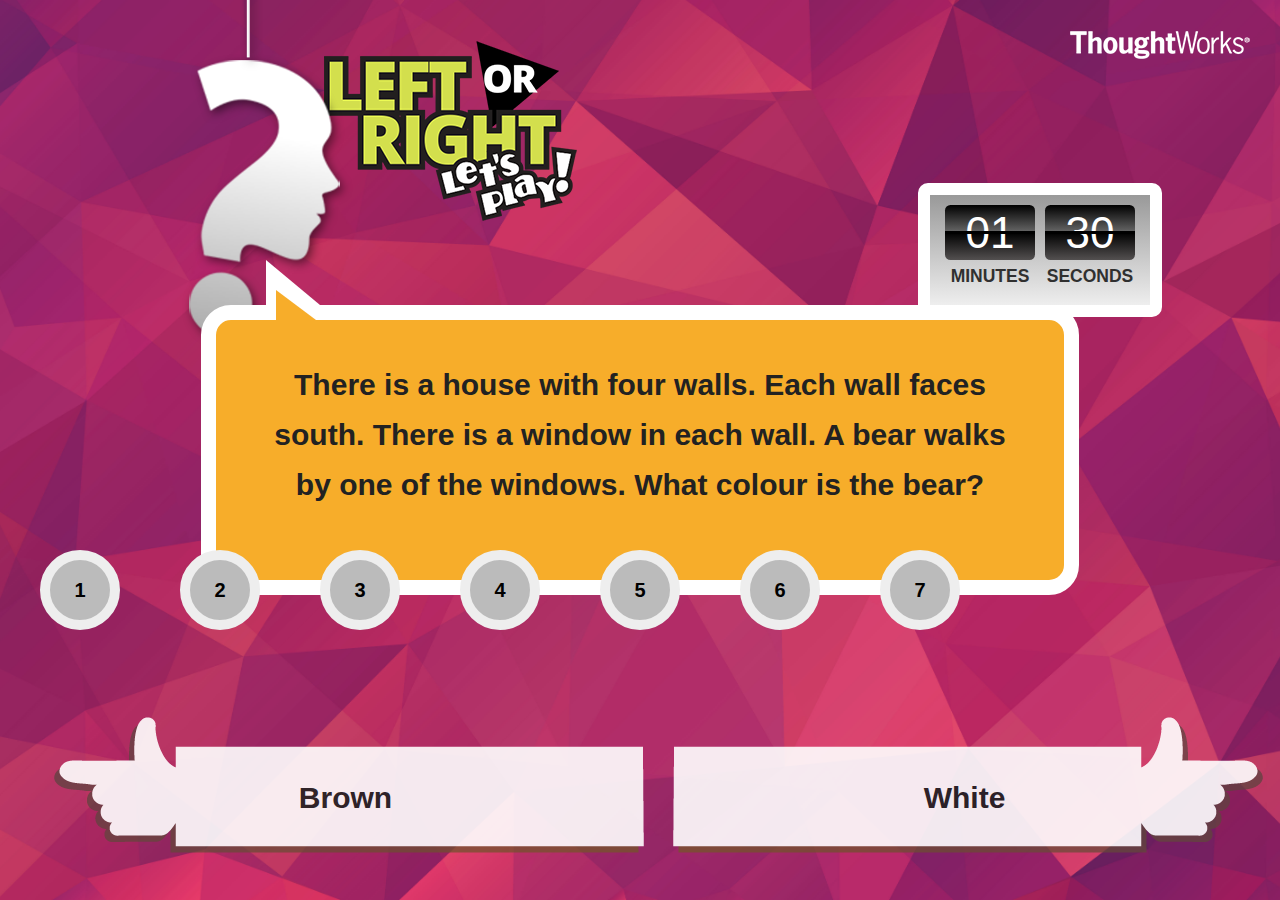
<file: index.html>
<!DOCTYPE HTML>
<html>
<head>
	<title>Brain test - ThoughtWorks Inc.</title>
	<script src="js/jquery-1.10.2.min.js"></script>
	<script src="js/leap.min.js"></script>
	<script src="js/braintest.js"></script>
	<script src="js/countdown.js"></script>
	<link rel="stylesheet" type="text/css" href="css/style.css">
</head>
<body>
	<h1 id="header">LeftorRight</h1>
	<div id="ask">Ask</div>
    <div id="twlogo"> </div>
    <div id="scoresContainer">
		<ul id="score">
		</ul>
	</div>	
	<div id="countdown">
		<script>
			var myCountdown2 = new Countdown({time: 90, width:200, height:80, rangeHi:"minute", 
				onComplete	: countdownComplete 
			});
		</script>
	</div>
	<div id ="question"></div>
	<div id="answer">
		<span id="answerLeft" class="answer"></span>
		<span id="answerRight" class="answer"></span>
	</div>
	
</body>
</html>
</file>
<file: css/style.css>
html { 
  background: url(../img/bg.jpg) no-repeat center center fixed #811E5F; 
  -webkit-background-size: cover;
  -moz-background-size: cover;
  -o-background-size: cover;
  background-size: cover;
}


#header {
	display:block;
	background: url(../img/logo.png) no-repeat scroll 0 0 transparent; 
  text-indent: -6000px;
	width: 300px;
	height: 200px;
	position: absolute;
	top: 10px;
	left: 300px;
}

#ask {
	display:block;
	background: url(../img/ask.png) no-repeat scroll 0 0 transparent; 
  text-indent: -6000px;
	width: 200px;
	height: 350px;
	position: absolute;
	top: 00px;
	left: 170px;
}

#twlogo {
  display:block;
  background: url(../img/tw.png) no-repeat scroll 0 0 transparent; 
  text-indent: -6000px;
  width: 180px;
  height: 50px;
  position: absolute;
  top: 30px;
  right: 30px;
}

#question {
  height: 180px;
  width: 60%;
  background: #F7AD2A;

  padding: 40px;
  color: #222;
  font-weight: bold;
  font-size: 30px;
  font-family: Helvetica, Arial, Sans;
  text-align: center;
  line-height: 50px;
  border-radius: 30px;
  border: 15px solid #FFF;
  /*box-shadow:  0px 0px 10px 10px rgba(0, 0, 0, 0.5);
  -webkit-box-shadow:  0px 0px 10px 10px rgba(0, 0, 0, 0.5);*/
  margin: auto;
  position: absolute;
  top: 0; left: 0; bottom: 0; right: 0;
}

#question:before {
  content: "";
  position: absolute;
  top: -60px;
  left: 50px;
  border-width: 0 60px 50px 0;
  border-style: solid;
  border-color: #FFF transparent;
  display: block;
  width: 0;
}

#question:after {
  content: "";
  position: absolute;
  top: -30px;
  left: 60px;
  border-width: 0 40px 30px 0;
  border-style: solid;
  border-color: #F7AD2A transparent;
  display: block;
  width: 0;
}


#answer {
  max-height: 200px;
  width: 1230px;
  margin: auto;
  position: absolute;
  left: 0; bottom: 0; right: 0;
  padding: 40px;
  color: #222;
  font-weight: bold;
  font-size: 30px;
  line-height: 50px;
  font-family: Helvetica, Arial, Sans;
}

#answer .answer {
  width: 611px;
  height: 152px;
  line-height: 180px;
  text-align: center;
  opacity: 0.9;
  font-family: Helvetica, Arial, Sans;
}

#answer .answer:hover {
  cursor: pointer;
  opacity: 1;
}

#answer .answer.highlight {
  opacity: 0.5;
}

#answerLeft {
  float: left;
  background: url(../img/answerLeft.png) no-repeat scroll 0 0 transparent;
}

#answerRight {
  float: right;
  background: url(../img/answerRight.png) no-repeat scroll 0 0 transparent;
}

#countdown {  
  margin: auto;
  position: absolute;
  top: -400px; left: 0; bottom: 0; right: -800px;  
  z-index: 1000;
  padding: 10px;
  border: 12px solid #FFF;
  border-radius: 30px;
  -webkit-border-radius: 10px;
  height: 90px; 
  width: 200px;

  background: #f2f2f2; /* Old browsers */
  background: -moz-linear-gradient(top,  #999 0%, #eee 100%); /* FF3.6+ */
  background: -webkit-gradient(linear, left top, left bottom, color-stop(0%,#999), color-stop(100%,#eee)); /* Chrome,Safari4+ */
  background: -webkit-linear-gradient(top,  #999 0%,#eee 100%); /* Chrome10+,Safari5.1+ */
  background: -o-linear-gradient(top,  #999 0%,#eee 100%); /* Opera 11.10+ */
  background: -ms-linear-gradient(top,  #999 0%,#eee 100%); /* IE10+ */
  background: linear-gradient(to bottom,  #999 0%,#eee 100%); /* W3C */
  filter: progid:DXImageTransform.Microsoft.gradient( startColorstr='#999', endColorstr='#eee',GradientType=0 ); /* IE6-9 */

}


#score {
  list-style-type: none;

  height: 100px;

  z-index: 1100;
  margin: auto;
  position: absolute;
  top: 300px; left: 0; bottom: 0; right: 0;  
}

.bulb {
  background: #bbb;
  margin-right: 60px;
  height: 60px;
  width: 60px;
  border: 10px solid #eee;
  float: left;
  font-size: 20px;
  line-height: 60px;
  font-family: Helvetica, Arial, Sans;
  font-weight: bold;
  text-align: center;
  border-radius: 60px;
  -webkit-border-radius: 60px;  
}

.bulb.green {
  background: #090;
}

.bulb.red {
  background: #f00;
}

@keyframes inout { 
  0%   { transform: scale(0, 0) } 
  25%   { transform: scale(2, 2) }
  50%   { transform: scale(0, 0) }
  100%  { transform: scale(1, 1) } 
}

@-webkit-keyframes inout { /* Safari % Chrome */ 
  0%   { -webkit-transform: scale(0, 0) } 
  25%  { -webkit-transform: scale(2, 2) }
  50%  { -webkit-transform: scale(0, 0) }
  100% { -webkit-transform: scale(1, 1) } 
}

@keyframes zoomout { 
  0%   { transform: scale(0, 0) } 
  100%  { transform: scale(5, 5) } 
}

@-webkit-keyframes zoomout { /* Safari % Chrome */ 
  0%   { -webkit-transform: scale(0, 0) } 
  100% { -webkit-transform: scale(5, 5) } 
}

@keyframes opacity {
  0% { opacity:1 }
  100% { opacity:0; }
}

@-webkit-keyframes opacity {
  0% { opacity:1 }
  100% { opacity:0; }
}

#game-over {
  font-family: Helvetica, Sans;
  font-size: 60px;
  line-height: 100px;
  font-family: Helvetica, Arial, Sans;
  font-weight: bold;
  text-align: center;
  color: #FFF;
  display: none;

  width: 640px;
  height: 100px;

  z-index: 1600;
  margin: auto;
  position: absolute;
  top: 0; left: 0; bottom: 0; right: 0;
}

#game-over.animate  {
  display: block;
  animation: zoomout 2s, opacity 2s; 
  animation-iteration-count: 1;
  -webkit-animation: zoomout 2s, opacity 2s; /* Safari % Chrome */
  -webkit-animation-iteration-count: 1; 
}

#tick {
  font-size: 60px;
  font-family: "Wingdings 2";
  font-weight: bolder;
  display: none;
 
  color: #fff;
  width: 100px;
  height: 100px;
  line-height: 110px;
  border-radius: 100px;
  text-align: center;
  border: 10px solid #eee ;

  z-index: 1500;
  margin: auto;
  position: absolute;
  top: 0; left: 0; bottom: 0; right: 0;
}

#tick.right, #tick.wrong {
  display: block;
  animation: zoomout 2s, opacity 2s; 
  animation-iteration-count: infinite;
  -webkit-animation: zoomout 2s, opacity 2s; /* Safari % Chrome */
  -webkit-animation-iteration-count: infinite; 
}

#tick.right {
  background: #2BD300;
}

#tick.right:after {
  content: "P";
}

#tick.wrong {
  background: #F82B00;
}

#tick.wrong:after {
  content: "O";
}

#restart {
  display: block;
  height: 50px;
  width: 300px; 
  line-height: 50px;
  text-align: center;
  vertical-align: middle;
  color: white;
  border-radius: 4px;
  text-shadow: 0 1px 1px rgba(0, 0, 0, 0.2);
  background: rgb(28, 184, 65); /* this is a green */
  margin: auto;
  position: absolute;
  top: 0; left: 0; bottom: -600px; right: 0;
  font-weight: bold;
  font-size: 30px;
  font-family: Helvetica, Arial, Sans;
  border-radius: 10px;
  cursor: pointer;
  opacity: 0.9;
}

#restart:hover {
  opacity: 1;
}
</file>
